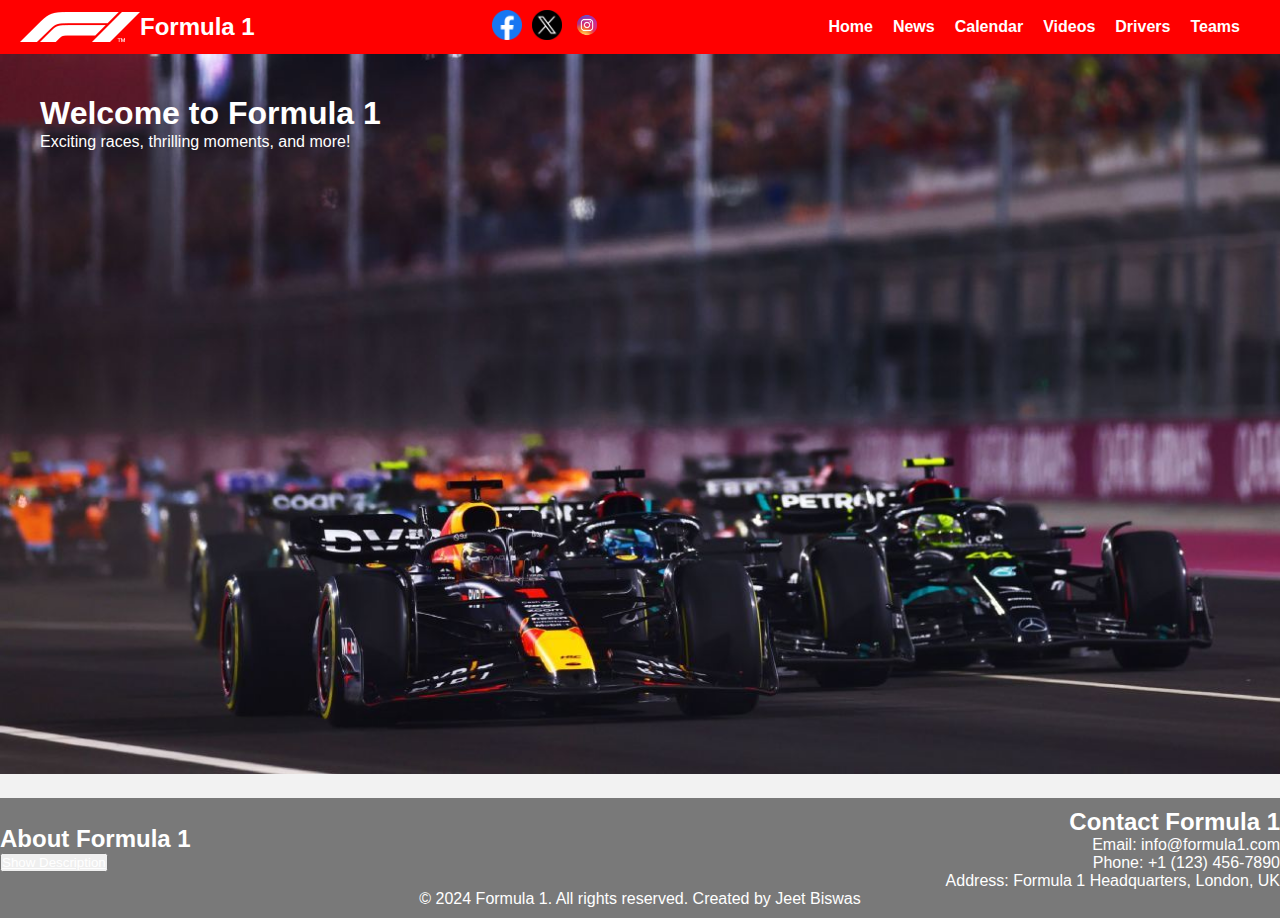
<file: index.html>
<!DOCTYPE html>
<html lang="en">
<head>
    <meta charset="UTF-8">
    <meta name="viewport" content="width=device-width, initial-scale=1.0">
    <title>Formula 1</title>
    <link rel="icon" type="image/png" href="logos\formula-1-logo-5-3.png"> <!-- Add favicon -->
    <style>
        /* Reset default margin and padding */
        * {
            margin: 0;
            padding: 0;
            box-sizing: border-box;
        }

        /* Basic styling */
        body {
            font-family: Arial, sans-serif;
            background-color: #f2f2f2;
            margin: 0; /* Remove margin */
            overflow-x: hidden; /* Hide horizontal scrollbar caused by large image */
        }

        header {
            background-color: #FF0000; /* Red header */
            color: #fff;
            padding: 10px 0;
            position: relative; /* Position header at top of page */
            width: 100%; /* Full width */
            display: flex;
            justify-content: space-between;
            align-items: center;
            padding: 10px 20px;
        }

        .social-icons {
            display: flex;
            align-items: center;
        }

        .social-icons a {
            margin-left: 10px;
        }

        .social-icons img {
            width: 30px; /* Adjust size as needed */
            height: auto;
        }

        .container {
            width: 100%;
            position: relative; /* Ensure relative positioning for child elements */
        }

        .logo {
            font-size: 24px;
            font-weight: bold;
            display: flex;
            align-items: center;
            color: #fff; /* Change font color to white */
        }

        .menu {
            list-style-type: none;
            position: relative; /* Ensure stacking context */
            display: flex;
        }

        .menu li {
            margin-right: 20px;
        }

        .menu li a {
            color: #fff;
            text-decoration: none;
            font-size: 16px;
            font-weight: bold;
            transition: all 0.3s ease;
        }

        .menu li a:hover {
            color: #ccc;
        }

        .container img {
            width: 100%;
            height: auto;
            position: relative; /* Ensure image is in the normal flow */
        }

        .container .text-overlay {
            position: absolute;
            top: 20px;
            left: 20px;
            z-index: 1; /* Ensure text appears above the image */
            color: #fff; /* Change font color to white */
            padding: 20px;
            font-size: inherit; /* Return to original font size */
            line-height: 1.2; /* Adjust line height */
            transition: transform 0.3s ease; /* Add transition for animation */
        }

        .container:hover .text-overlay {
            transform: scale(1.1); /* Increase size on hover */
        }

        footer {
            background-color: rgba(0, 0, 0, 0.5); /* Semi-transparent background */
            color: #fff;
            padding: 10px 0;
            text-align: center;
            position: relative; /* Ensure relative positioning for child elements */
            margin-top: 20px;
        }

        .container-footer {
            display: flex;
            justify-content: space-between;
            align-items: center;
        }

        .about-section,
        .contact-section {
            flex: 1;
        }

        .about-section {
            text-align: left;
        }

        .contact-section {
            text-align: right;
        }

        .description {
            display: none;
        }

        .show-description {
            cursor: pointer;
            color: #fff;
            text-decoration: underline;
        }
    </style>
</head>
<body>
    <header>
        <!-- Logo -->
        <div class="logo">
            <img src="logos\F1_(white).png" alt="Formula 1 Logo">
            Formula 1 
        </div>
        <!-- Social media icons -->
        <div class="social-icons">
            <a href="https://www.facebook.com/Formula1/" target="_blank"><img src="logos\fb.png" alt="Facebook"></a>
            <a href="https://twitter.com/F1?ref_src=twsrc%5Egoogle%7Ctwcamp%5Eserp%7Ctwgr%5Eauthor" target="_blank"><img src="logos\1690643640twitter-x-icon-png.png" alt="Twitter"></a>
            <a href="https://www.instagram.com/f1/" target="_blank"><img src="logos\insta.png" alt="Instagram"></a>
        </div>
        <!-- Navigation bar -->
        <nav>
            <ul class="menu">
                <li><a href="index.html">Home</a></li>
                <li><a href="https://www.formula1.com/en/latest.html">News</a></li>
                <li><a href="2 calender.html">Calendar</a></li>
                <li><a href="https://www.youtube.com/@Formula1">Videos</a></li>
                <li><a href="2 drivers.html">Drivers</a></li>
                <li><a href="2 teams.html">Teams</a></li>
            </ul>
        </nav>
    </header>

    <!-- Main content -->
    <div class="container">
        <img src="i.jpg" alt="Formula 1 Race">
        <div class="text-overlay">
            <h1>Welcome to Formula 1</h1>
            <p>Exciting races, thrilling moments, and more!</p>
        </div>
    </div>

    <!-- Footer -->
    <footer>
        <div class="container">
            <div class="container-footer">
                <div class="about-section">
                    <h2>About Formula 1</h2>
                    <p class="description">Formula 1 is the highest class of international auto racing for single-seater formula racing cars. It is owned by the Formula One Group. The World Championship series has been held since 1950.</p>
                    <button class="show-description" onclick="toggleDescription()">Show Description</button>
                </div>
                <div class="contact-section">
                    <h2>Contact Formula 1</h2>
                    <p>Email: info@formula1.com<br>Phone: +1 (123) 456-7890<br>Address: Formula 1 Headquarters, London, UK</p>
                </div>
            </div>
            <p>&copy; 2024 Formula 1. All rights reserved. Created by Jeet Biswas</p>
        </div>
    </footer>

    <script>
        function toggleDescription() {
            var description = document.querySelector('.description');
            var button = document.querySelector('.show-description');

            if (description.style.display === 'none') {
                description.style.display = 'block';
                button.textContent = 'Hide Description';
            } else {
                description.style.display = 'none';
                button.textContent = 'Show Description';
            }
        }
    </script>
</body>
</html>
</file>
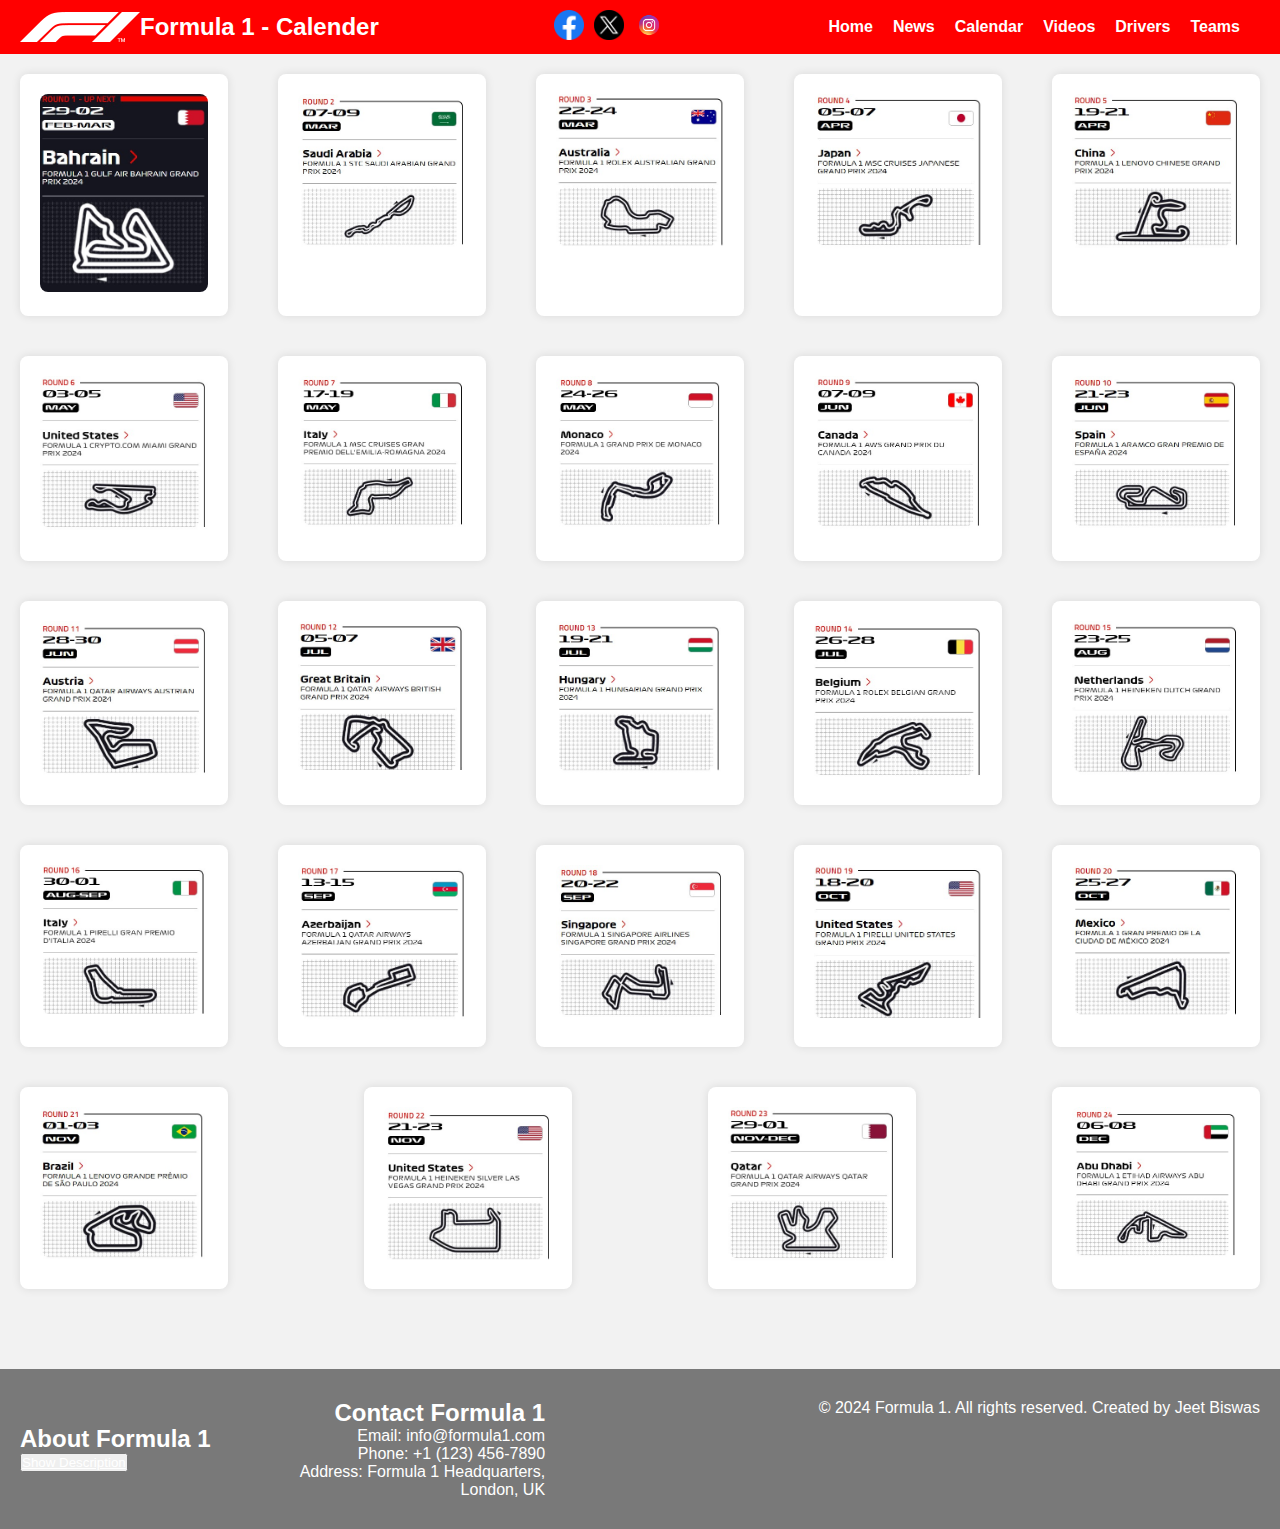
<file: 2 calender.html>
<!DOCTYPE html>
<html lang="en">
<head>
    <meta charset="UTF-8">
    <meta name="viewport" content="width=device-width, initial-scale=1.0">
    <title>Formula 1 - Calender</title>
    <link rel="icon" type="image/png" href="logos\formula-1-logo-5-3.png"> <!-- Add favicon -->
    <style>
        /* Reset default margin and padding */
        * {
            margin: 0;
            padding: 0;
            box-sizing: border-box;
        }

        /* Basic styling */
        body {
            font-family: Arial, sans-serif;
            background-color: #f2f2f2;
            margin: 0; /* Remove margin */
            overflow-x: hidden; /* Hide horizontal scrollbar caused by large image */
        }

        header {
            background-color: #FF0000; /* Red header */
            color: #fff;
            padding: 10px 0;
            position: relative; /* Position header at top of page */
            width: 100%; /* Full width */
            display: flex;
            justify-content: space-between;
            align-items: center;
            padding: 10px 20px;
        }

        .social-icons {
            display: flex;
            align-items: center;
        }

        .social-icons a {
            margin-left: 10px;
        }

        .social-icons img {
            width: 30px; /* Adjust size as needed */
            height: auto;
        }

        .container {
            width: 100%;
            position: relative; /* Ensure relative positioning for child elements */
            padding: 20px; /* Add padding for spacing */
            display: flex;
            flex-wrap: wrap; /* Enable wrapping */
            justify-content: space-between; /* Distribute items evenly */
        }

        .logo {
            font-size: 24px;
            font-weight: bold;
            display: flex;
            align-items: center;
            color: #fff; /* Change font color to white */
        }

        .item {
            width: calc(20% - 40px); /* Calculate width with space for padding */
            margin-bottom: 40px; /* Add margin for spacing between rows */
            background-color: #fff; /* White background */
            border-radius: 8px; /* Rounded corners */
            padding: 20px; /* Padding inside each item */
            box-shadow: 0px 0px 10px rgba(0, 0, 0, 0.1); /* Box shadow for depth */
        }

        .item h2 {
            font-size: 18px; /* Heading font size */
            margin-bottom: 10px; /* Bottom margin for spacing */
        }

        .item img {
            width: 100%; /* Ensure image fills its container */
            height: auto; /* Maintain aspect ratio */
            border-radius: 8px; /* Rounded corners */
        }

        .item p {
            font-size: 14px; /* Paragraph font size */
        }

        footer {
            background-color: rgba(0, 0, 0, 0.5); /* Semi-transparent background */
            color: #fff;
            padding: 10px 0;
            text-align: center;
            position: relative; /* Ensure relative positioning for child elements */
            margin-top: 20px;
        }

          /* Menu styling */
          .menu {
            list-style-type: none;
            display: flex;
            align-items: center;
        }

        .menu li {
            margin-right: 20px;
        }

        .menu li a {
            color: #fff;
            text-decoration: none;
            font-size: 16px;
            font-weight: bold;
            transition: all 0.3s ease;
        }

        .menu li a:hover {
            color: #ccc;
        }

        footer {
            background-color: rgba(0, 0, 0, 0.5); /* Semi-transparent background */
            color: #fff;
            padding: 10px 0;
            text-align: center;
            position: relative; /* Ensure relative positioning for child elements */
            margin-top: 20px;
        }

        .container-footer {
            display: flex;
            justify-content: space-between;
            align-items: center;
        }

        .about-section,
        .contact-section {
            flex: 1;
        }

        .about-section {
            text-align: left;
        }

        .contact-section {
            text-align: right;
        }

        .description {
            display: none;
        }

        .show-description {
            cursor: pointer;
            color: #fff;
            text-decoration: underline;
        }
    </style>
</head>
<body>
    <header>
        <!-- Logo -->
        <div class="logo">
            <img src="logos\F1_(white).png" alt="Formula 1 Logo">
            Formula 1 - Calender
        </div>
        <!-- Social media icons -->
        <div class="social-icons">
            <a href="https://www.facebook.com/Formula1/" target="_blank"><img src="logos\fb.png" alt="Facebook"></a>
            <a href="https://twitter.com/F1?ref_src=twsrc%5Egoogle%7Ctwcamp%5Eserp%7Ctwgr%5Eauthor" target="_blank"><img src="logos\1690643640twitter-x-icon-png.png" alt="Twitter"></a>
            <a href="https://www.instagram.com/f1/" target="_blank"><img src="logos\insta.png" alt="Instagram"></a>
        </div>
        <!-- Navigation bar -->
        <nav>
            <ul class="menu">
                <li><a href="index.html">Home</a></li>
                <li><a href="https://www.formula1.com/en/latest.html">News</a></li>
                <li><a href="2 calender.html">Calendar</a></li>
                <li><a href="https://www.youtube.com/@Formula1">Videos</a></li>
                <li><a href="2 drivers.html">Drivers</a></li>
                <li><a href="2 teams.html">Teams</a></li>
            </ul>
        </nav>
    </header>

    <!-- Main content -->
    <div class="container">
        <!-- Repeat this item for each team -->
        <div class="item">
            <img src="calender\1.jpg" alt="Bahrain GP">
        </div>
        <!-- End of item -->
        
        <div class="item">
            <img src="calender/2.jpg" alt="Saudi Aabia GP">
        </div>
        <!-- End of item -->
        
        <div class="item">
            <img src="calender/3.jpg" alt="Australia GP">
        </div>
        <!-- End of item -->
       
        <div class="item">
            <img src="calender/4.jpg" alt="Japan GP">
        </div>
        <!-- End of item -->
       
        <div class="item">
            <img src="calender/5.jpg" alt="China GP">
        </div>
        <!-- End of item -->
       
        <div class="item">
            <img src="calender/6.jpg" alt="USA Miami GP">
        </div>
        <!-- End of item -->
       
        <div class="item">
            <img src="calender/7.jpg" alt="Italy GP">
        </div>
        <!-- End of item -->
        
        <div class="item">
            <img src="calender/8.jpg" alt="Monaco GP">
        </div>
        <!-- End of item -->
        
        <div class="item">
            <img src="calender/9.jpg" alt="Canada GP">
        </div>
        <!-- End of item -->
       
        <div class="item">
            <img src="calender/10.jpg" alt="Spain GP">
        </div>
        <!-- End of item -->
      
        <div class="item">
            <img src="calender/11.jpg" alt="Austria GP">
        </div>
        <!-- End of item -->
       
        <div class="item">
            <img src="calender/12.jpg" alt="Great Britain GP">
        </div>
        <!-- End of item -->
       
        <div class="item">
            <img src="calender/13.jpg" alt="Hungary GP">
        </div>
        <!-- End of item -->
       
        <div class="item">
            <img src="calender/14.jpg" alt="Belgium GP">
        </div>
        <!-- End of item -->
     
        <div class="item">
            <img src="calender/15.jpg" alt="Netherlands GP">
        </div>
        <!-- End of item -->
      
        <div class="item">
            <img src="calender/16.jpg" alt="Italy GP">
        </div>
        <!-- End of item -->
       
        <div class="item">
            <img src="calender/17.jpg" alt="Azerbaijan GP">
        </div>
        <!-- End of item -->
        
        <div class="item">
            <img src="calender/18.jpg" alt="Singapore GP">
        </div>
        <!-- End of item -->
        
        <div class="item">
            <img src="calender/19.jpg" alt="USA GP">
        </div>
        <!-- End of item -->
        
        <div class="item">
            <img src="calender/20.jpg" alt="Mexico GP">
        </div>
        <!-- End of item -->

        <div class="item">
            <img src="calender/21.jpg" alt="Brazil GP">
        </div>

        <div class="item">
            <img src="calender/22.jpg" alt="USA Las Vegas GP">
        </div>

        <div class="item">
            <img src="calender/23.jpg" alt="Qatar GP">
        </div>

        <div class="item">
            <img src="calender/24.jpg" alt="Abu Dhabi GP">
        </div>
    </div>

    <!-- Footer -->
    <footer>
        <div class="container">
            <div class="container-footer">
                <div class="about-section">
                    <h2>About Formula 1</h2>
                    <p class="description">Formula 1 is the highest class of international auto racing for single-seater formula racing cars. It is owned by the Formula One Group. The World Championship series has been held since 1950.</p>
                    <button class="show-description" onclick="toggleDescription()">Show Description</button>
                </div>
                <div class="contact-section">
                    <h2>Contact Formula 1</h2>
                    <p>Email: info@formula1.com<br>Phone: +1 (123) 456-7890<br>Address: Formula 1 Headquarters, London, UK</p>
                </div>
            </div>
            <p>&copy; 2024 Formula 1. All rights reserved. Created by Jeet Biswas</p>
        </div>
    </footer>

    <script>
        function toggleDescription() {
            var description = document.querySelector('.description');
            var button = document.querySelector('.show-description');

            if (description.style.display === 'none') {
                description.style.display = 'block';
                button.textContent = 'Hide Description';
            } else {
                description.style.display = 'none';
                button.textContent = 'Show Description';
            }
        }
    </script>
</body>
</html>
</file>
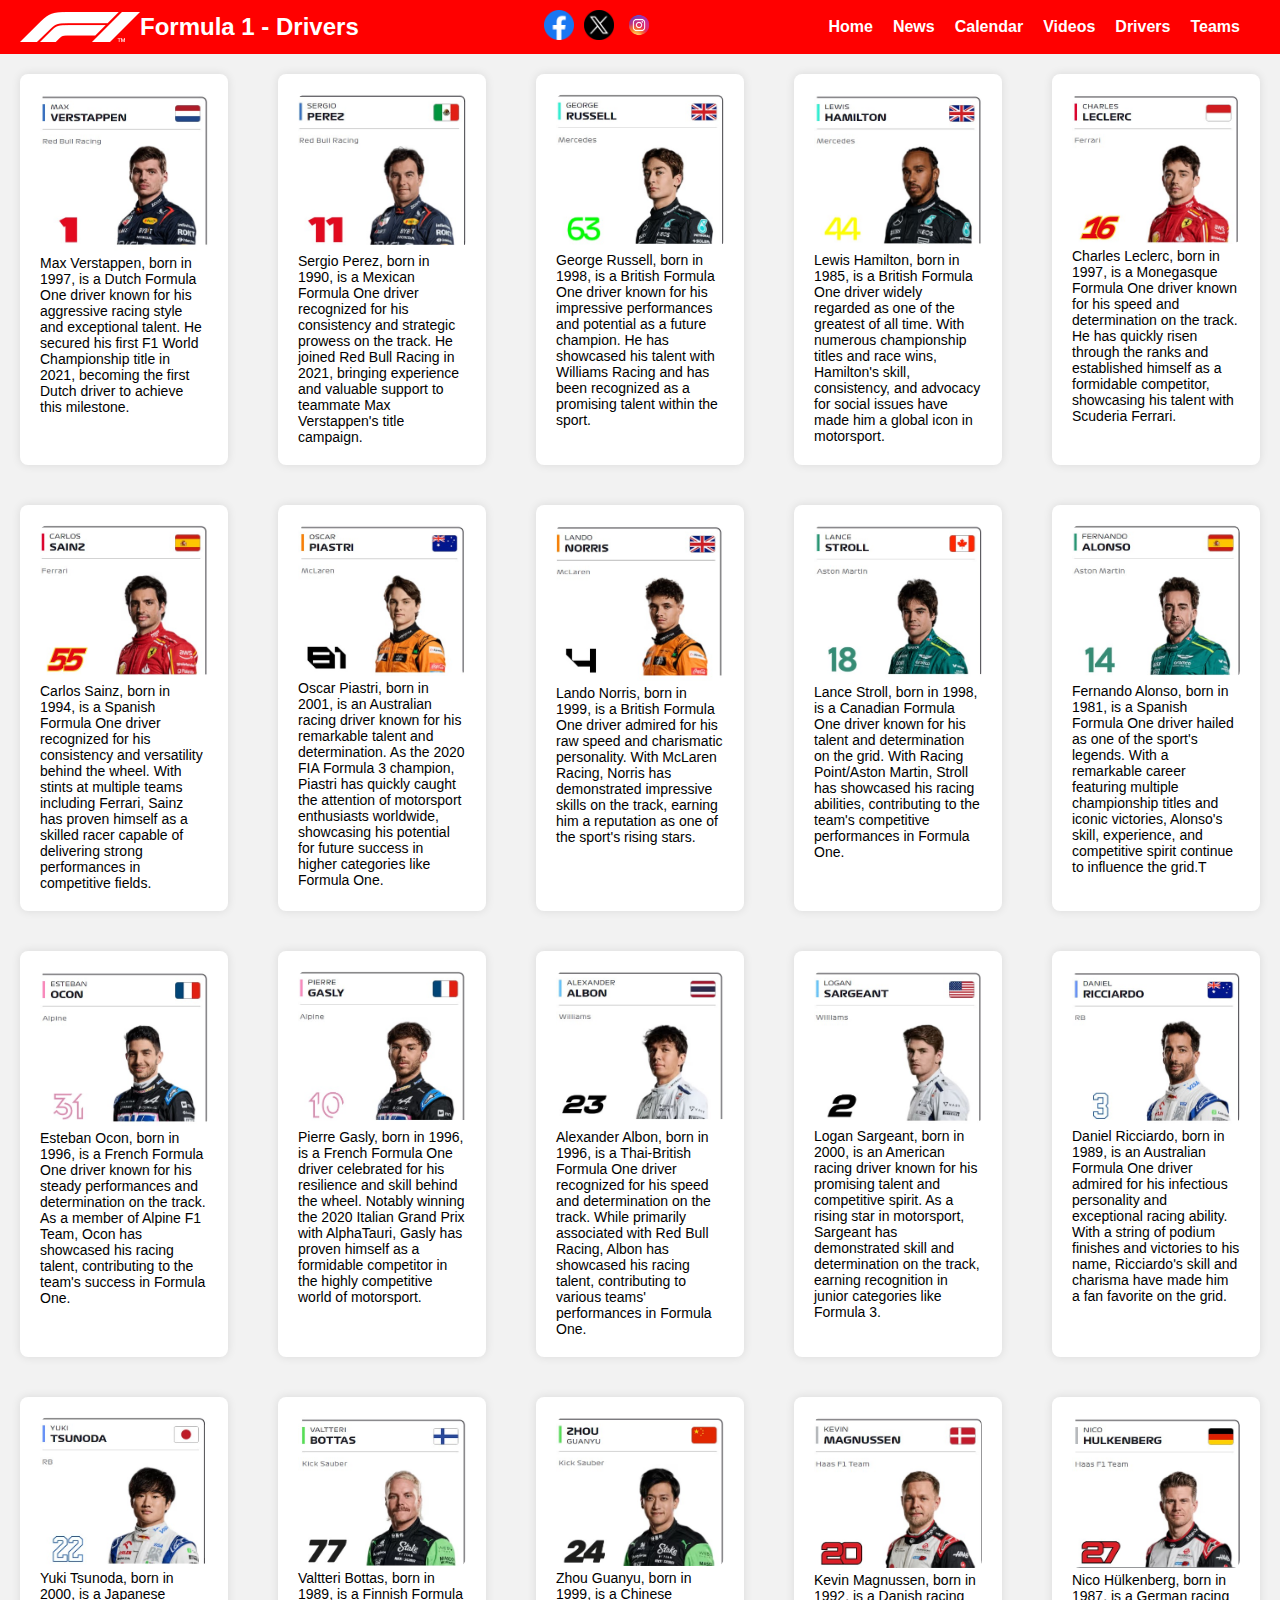
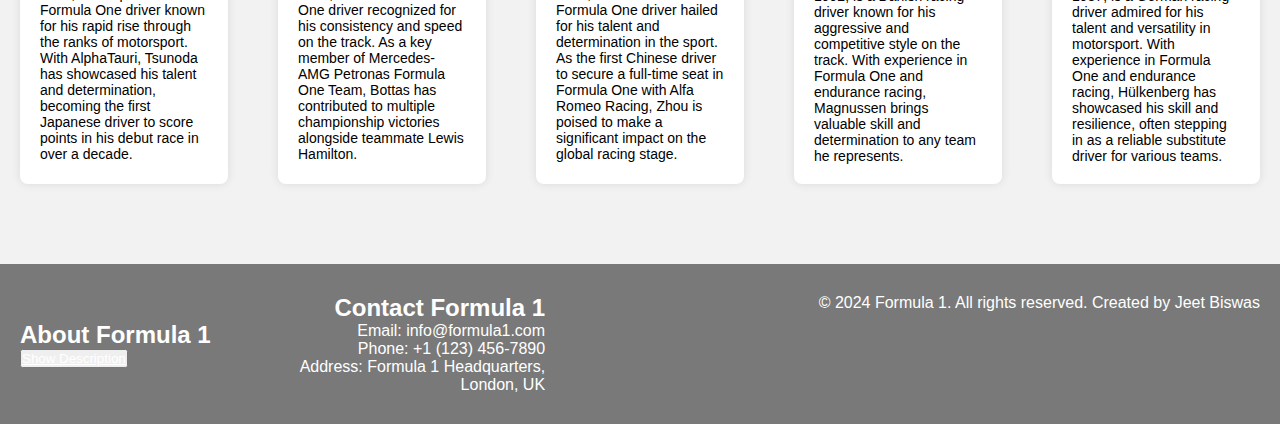
<file: 2 drivers.html>
<!DOCTYPE html>
<html lang="en">
<head>
    <meta charset="UTF-8">
    <meta name="viewport" content="width=device-width, initial-scale=1.0">
    <title>Formula 1 - Drivers</title>
    <link rel="icon" type="image/png" href="logos\formula-1-logo-5-3.png"> <!-- Add favicon -->
    <style>
        /* Reset default margin and padding */
        * {
            margin: 0;
            padding: 0;
            box-sizing: border-box;
        }

        /* Basic styling */
        body {
            font-family: Arial, sans-serif;
            background-color: #f2f2f2;
            margin: 0; /* Remove margin */
            overflow-x: hidden; /* Hide horizontal scrollbar caused by large image */
        }

        header {
            background-color: #FF0000; /* Red header */
            color: #fff;
            padding: 10px 0;
            position: relative; /* Position header at top of page */
            width: 100%; /* Full width */
            display: flex;
            justify-content: space-between;
            align-items: center;
            padding: 10px 20px;
        }

        .social-icons {
            display: flex;
            align-items: center;
        }

        .social-icons a {
            margin-left: 10px;
        }

        .social-icons img {
            width: 30px; /* Adjust size as needed */
            height: auto;
        }

        .container {
            width: 100%;
            position: relative; /* Ensure relative positioning for child elements */
            padding: 20px; /* Add padding for spacing */
            display: flex;
            flex-wrap: wrap; /* Enable wrapping */
            justify-content: space-between; /* Distribute items evenly */
        }

        .logo {
            font-size: 24px;
            font-weight: bold;
            display: flex;
            align-items: center;
            color: #fff; /* Change font color to white */
        }

        .item {
            width: calc(20% - 40px); /* Calculate width with space for padding */
            margin-bottom: 40px; /* Add margin for spacing between rows */
            background-color: #fff; /* White background */
            border-radius: 8px; /* Rounded corners */
            padding: 20px; /* Padding inside each item */
            box-shadow: 0px 0px 10px rgba(0, 0, 0, 0.1); /* Box shadow for depth */
        }

        .item h2 {
            font-size: 18px; /* Heading font size */
            margin-bottom: 10px; /* Bottom margin for spacing */
        }

        .item img {
            width: 100%; /* Ensure image fills its container */
            height: auto; /* Maintain aspect ratio */
            border-radius: 8px; /* Rounded corners */
        }

        .item p {
            font-size: 14px; /* Paragraph font size */
        }

        footer {
            background-color: rgba(0, 0, 0, 0.5); /* Semi-transparent background */
            color: #fff;
            padding: 10px 0;
            text-align: center;
            position: relative; /* Ensure relative positioning for child elements */
            margin-top: 20px;
        }

          /* Menu styling */
          .menu {
            list-style-type: none;
            display: flex;
            align-items: center;
        }

        .menu li {
            margin-right: 20px;
        }

        .menu li a {
            color: #fff;
            text-decoration: none;
            font-size: 16px;
            font-weight: bold;
            transition: all 0.3s ease;
        }

        .menu li a:hover {
            color: #ccc;
        }

        footer {
            background-color: rgba(0, 0, 0, 0.5); /* Semi-transparent background */
            color: #fff;
            padding: 10px 0;
            text-align: center;
            position: relative; /* Ensure relative positioning for child elements */
            margin-top: 20px;
        }

        .container-footer {
            display: flex;
            justify-content: space-between;
            align-items: center;
        }

        .about-section,
        .contact-section {
            flex: 1;
        }

        .about-section {
            text-align: left;
        }

        .contact-section {
            text-align: right;
        }

        .description {
            display: none;
        }

        .show-description {
            cursor: pointer;
            color: #fff;
            text-decoration: underline;
        }
    </style>
</head>
<body>
    <header>
         <!-- Logo -->
         <div class="logo">
            <img src="logos\F1_(white).png" alt="Formula 1 Logo">
            Formula 1 - Drivers
        </div>
        <!-- Social media icons -->
        <div class="social-icons">
            <a href="https://www.facebook.com/Formula1/" target="_blank"><img src="logos\fb.png" alt="Facebook"></a>
            <a href="https://twitter.com/F1?ref_src=twsrc%5Egoogle%7Ctwcamp%5Eserp%7Ctwgr%5Eauthor" target="_blank"><img src="logos\1690643640twitter-x-icon-png.png" alt="Twitter"></a>
            <a href="https://www.instagram.com/f1/" target="_blank"><img src="logos\insta.png" alt="Instagram"></a>
        </div>
        <!-- Navigation bar -->
        <nav>
            <ul class="menu">
                <li><a href="index.html">Home</a></li>
                <li><a href="https://www.formula1.com/en/latest.html">News</a></li>
                <li><a href="2 calender.html">Calendar</a></li>
                <li><a href="https://www.youtube.com/@Formula1">Videos</a></li>
                <li><a href="2 drivers.html">Drivers</a></li>
                <li><a href="2 teams.html">Teams</a></li>
            </ul>
        </nav>
    </header>

    <!-- Main content -->
    <div class="container">
        <!-- Repeat this item for each team -->
        <div class="item">
            <img src="drivers\verstappen.jpg" alt="Max Verstappen">
            <p>Max Verstappen, born in 1997, is a Dutch Formula One driver known for his aggressive racing style and exceptional talent. He secured his first F1 World Championship title in 2021, becoming the first Dutch driver to achieve this milestone.</p>
        </div>
        <!-- End of item -->
        
        <div class="item">
            <img src="drivers\perez.jpg" alt="Sergio Perez">
            <p>Sergio Perez, born in 1990, is a Mexican Formula One driver recognized for his consistency and strategic prowess on the track. He joined Red Bull Racing in 2021, bringing experience and valuable support to teammate Max Verstappen's title campaign.</p>
        </div>
        <!-- End of item -->
        
        <div class="item">
            <img src="drivers\russel.jpg" alt="George Russel">
            <p>George Russell, born in 1998, is a British Formula One driver known for his impressive performances and potential as a future champion. He has showcased his talent with Williams Racing and has been recognized as a promising talent within the sport.</p>
        </div>
        <!-- End of item -->
       
        <div class="item">
            <img src="drivers\hamilton.jpg" alt="Lewis Hamilton">
            <p>Lewis Hamilton, born in 1985, is a British Formula One driver widely regarded as one of the greatest of all time. With numerous championship titles and race wins, Hamilton's skill, consistency, and advocacy for social issues have made him a global icon in motorsport.</p>
        </div>
        <!-- End of item -->
       
        <div class="item">
            <img src="drivers\leclerc.jpg" alt="Charles Leclerc">
            <p>Charles Leclerc, born in 1997, is a Monegasque Formula One driver known for his speed and determination on the track. He has quickly risen through the ranks and established himself as a formidable competitor, showcasing his talent with Scuderia Ferrari.</p>
        </div>
        <!-- End of item -->
       
        <div class="item">
            <img src="drivers\sainz.jpg" alt="Carlos Sainz">
            <p>Carlos Sainz, born in 1994, is a Spanish Formula One driver recognized for his consistency and versatility behind the wheel. With stints at multiple teams including Ferrari, Sainz has proven himself as a skilled racer capable of delivering strong performances in competitive fields.</p>
        </div>
        <!-- End of item -->
       
        <div class="item">
            <img src="drivers\piastri.jpg" alt="Oscar Piastri">
            <p>Oscar Piastri, born in 2001, is an Australian racing driver known for his remarkable talent and determination. As the 2020 FIA Formula 3 champion, Piastri has quickly caught the attention of motorsport enthusiasts worldwide, showcasing his potential for future success in higher categories like Formula One.</p>
        </div>
        <!-- End of item -->
        
        <div class="item">
            <img src="drivers\norris.jpg" alt="Lando Norris">
            <p>Lando Norris, born in 1999, is a British Formula One driver admired for his raw speed and charismatic personality. With McLaren Racing, Norris has demonstrated impressive skills on the track, earning him a reputation as one of the sport's rising stars.</p>
        </div>
        <!-- End of item -->
        
        <div class="item">
            <img src="drivers\stroll.jpg" alt="Lance stroll">
            <p>Lance Stroll, born in 1998, is a Canadian Formula One driver known for his talent and determination on the grid. With Racing Point/Aston Martin, Stroll has showcased his racing abilities, contributing to the team's competitive performances in Formula One.</p>
        </div>
        <!-- End of item -->
       
        <div class="item">
            <img src="drivers\alonso.jpg" alt="Fernando Alonso">
            <p>Fernando Alonso, born in 1981, is a Spanish Formula One driver hailed as one of the sport's legends. With a remarkable career featuring multiple championship titles and iconic victories, Alonso's skill, experience, and competitive spirit continue to influence the grid.T</p>
        </div>
        <!-- End of item -->
      
        <div class="item">
            <img src="drivers\ocon.jpg" alt="Esteban Ocon">
            <p>
                Esteban Ocon, born in 1996, is a French Formula One driver known for his steady performances and determination on the track. As a member of Alpine F1 Team, Ocon has showcased his racing talent, contributing to the team's success in Formula One.</p>
        </div>
        <!-- End of item -->
       
        <div class="item">
            <img src="drivers\gasly.jpg" alt="Pierre Gasly">
            <p>
                Pierre Gasly, born in 1996, is a French Formula One driver celebrated for his resilience and skill behind the wheel. Notably winning the 2020 Italian Grand Prix with AlphaTauri, Gasly has proven himself as a formidable competitor in the highly competitive world of motorsport.</p>
        </div>
        <!-- End of item -->
       
        <div class="item">
            <img src="drivers\albon.jpg" alt="Alexander Albon">
            <p>
                Alexander Albon, born in 1996, is a Thai-British Formula One driver recognized for his speed and determination on the track. While primarily associated with Red Bull Racing, Albon has showcased his racing talent, contributing to various teams' performances in Formula One.</p>
        </div>
        <!-- End of item -->
       
        <div class="item">
            <img src="drivers\sargaent.jpg" alt="Logan sargeant">
            <p>
                Logan Sargeant, born in 2000, is an American racing driver known for his promising talent and competitive spirit. As a rising star in motorsport, Sargeant has demonstrated skill and determination on the track, earning recognition in junior categories like Formula 3.</p>
        </div>
        <!-- End of item -->
     
        <div class="item">
            <img src="drivers\ricciardo.jpg" alt="Daniel Ricciardo">
            <p>
                Daniel Ricciardo, born in 1989, is an Australian Formula One driver admired for his infectious personality and exceptional racing ability. With a string of podium finishes and victories to his name, Ricciardo's skill and charisma have made him a fan favorite on the grid.</p>
        </div>
        <!-- End of item -->
      
        <div class="item">
            <img src="drivers\tsunoda.jpg" alt="Yuki Tsunoda">
            <p>Yuki Tsunoda, born in 2000, is a Japanese Formula One driver known for his rapid rise through the ranks of motorsport. With AlphaTauri, Tsunoda has showcased his talent and determination, becoming the first Japanese driver to score points in his debut race in over a decade.</p>
        </div>
        <!-- End of item -->
       
        <div class="item">
            <img src="drivers\bottas.jpg" alt="Valetteri Bottas">
            <p>Valtteri Bottas, born in 1989, is a Finnish Formula One driver recognized for his consistency and speed on the track. As a key member of Mercedes-AMG Petronas Formula One Team, Bottas has contributed to multiple championship victories alongside teammate Lewis Hamilton.</p>
        </div>
        <!-- End of item -->
        
        <div class="item">
            <img src="drivers\guanyu.jpg" alt="Zhou Guanyu">
            <p>Zhou Guanyu, born in 1999, is a Chinese Formula One driver hailed for his talent and determination in the sport. As the first Chinese driver to secure a full-time seat in Formula One with Alfa Romeo Racing, Zhou is poised to make a significant impact on the global racing stage.</p>
        </div>
        <!-- End of item -->
        
        <div class="item">
            <img src="drivers\magnussen.jpg" alt="Kevin Magnussen">
            <p>Kevin Magnussen, born in 1992, is a Danish racing driver known for his aggressive and competitive style on the track. With experience in Formula One and endurance racing, Magnussen brings valuable skill and determination to any team he represents.</p>
        </div>
        <!-- End of item -->
        
        <div class="item">
            <img src="drivers\hulkenberg.jpg" alt="Nico Hülkenberg">
            <p>Nico Hülkenberg, born in 1987, is a German racing driver admired for his talent and versatility in motorsport. With experience in Formula One and endurance racing, Hülkenberg has showcased his skill and resilience, often stepping in as a reliable substitute driver for various teams.</p>
        </div>
        <!-- End of item -->
    </div>

    <!-- Footer -->
    <footer>
        <div class="container">
            <div class="container-footer">
                <div class="about-section">
                    <h2>About Formula 1</h2>
                    <p class="description">Formula 1 is the highest class of international auto racing for single-seater formula racing cars. It is owned by the Formula One Group. The World Championship series has been held since 1950.</p>
                    <button class="show-description" onclick="toggleDescription()">Show Description</button>
                </div>
                <div class="contact-section">
                    <h2>Contact Formula 1</h2>
                    <p>Email: info@formula1.com<br>Phone: +1 (123) 456-7890<br>Address: Formula 1 Headquarters, London, UK</p>
                </div>
            </div>
            <p>&copy; 2024 Formula 1. All rights reserved. Created by Jeet Biswas</p>
        </div>
    </footer>

    <script>
        function toggleDescription() {
            var description = document.querySelector('.description');
            var button = document.querySelector('.show-description');

            if (description.style.display === 'none') {
                description.style.display = 'block';
                button.textContent = 'Hide Description';
            } else {
                description.style.display = 'none';
                button.textContent = 'Show Description';
            }
        }
    </script>
</body>
</html>
</file>
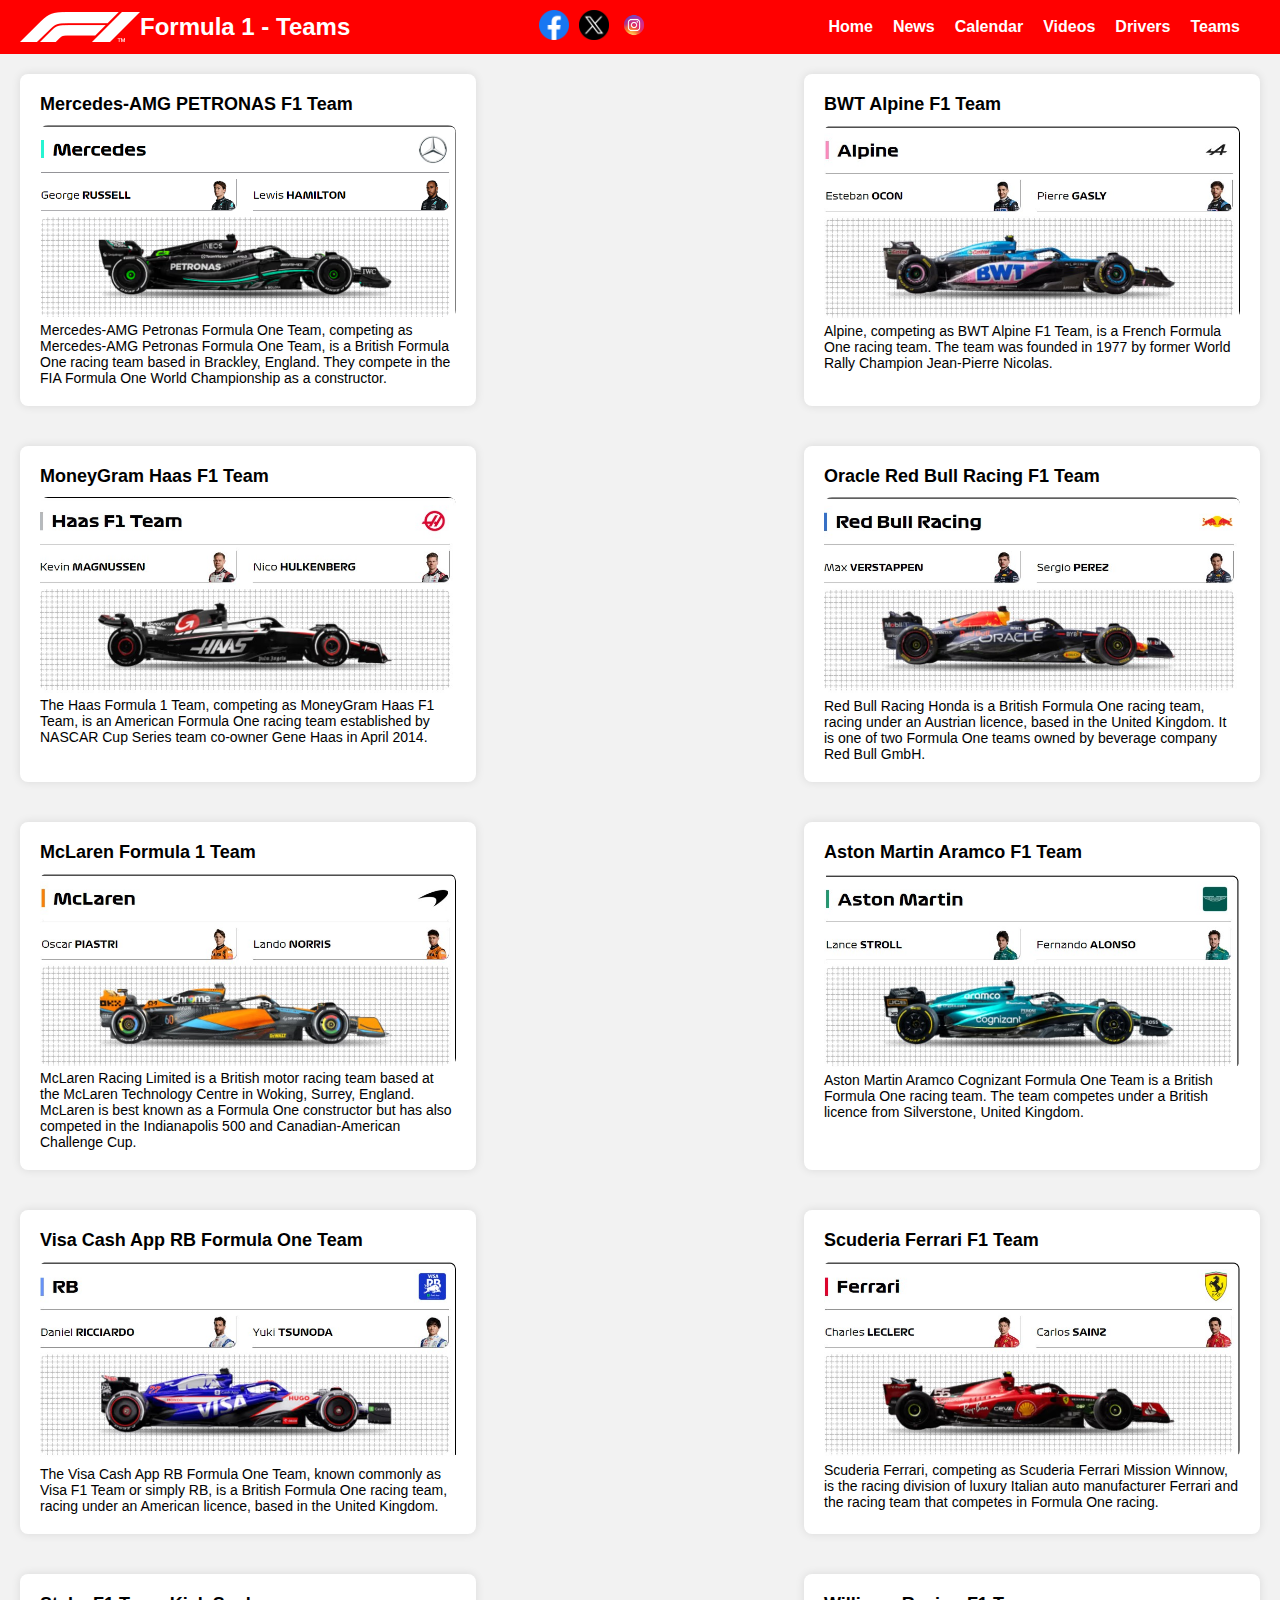
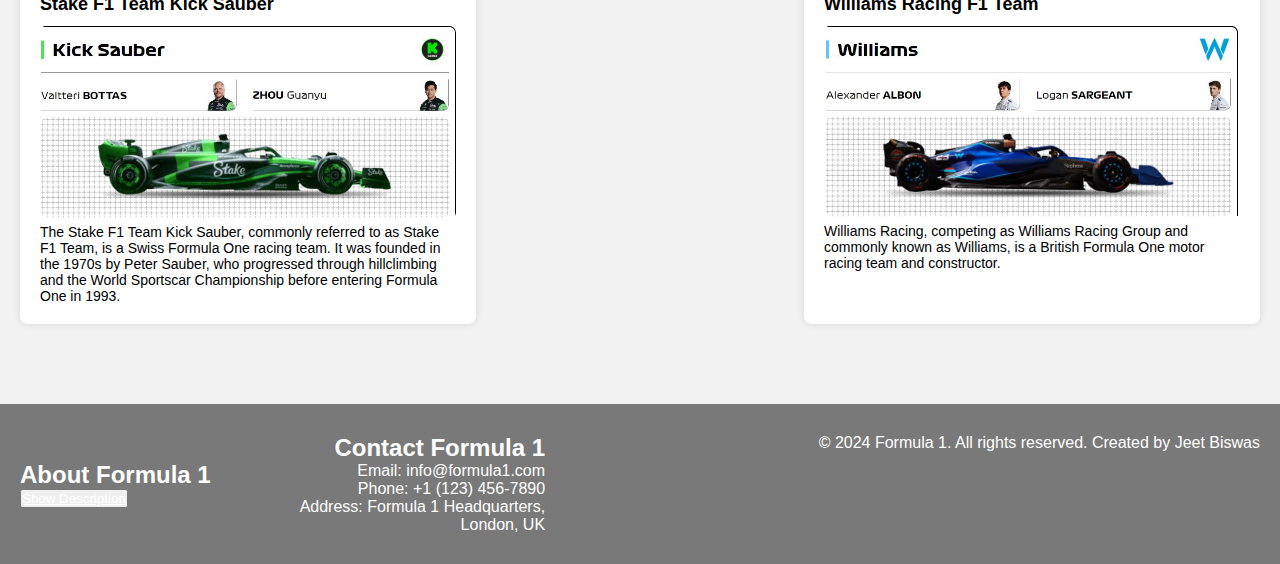
<file: 2 teams.html>
<!DOCTYPE html>
<html lang="en">
<head>
    <meta charset="UTF-8">
    <meta name="viewport" content="width=device-width, initial-scale=1.0">
    <title>Formula 1 - Teams</title>
    <link rel="icon" type="image/png" href="logos\formula-1-logo-5-3.png"> <!-- Add favicon -->
    <style>
        /* Reset default margin and padding */
        * {
            margin: 0;
            padding: 0;
            box-sizing: border-box;
        }

        /* Basic styling */
        body {
            font-family: Arial, sans-serif;
            background-color: #f2f2f2;
            margin: 0; /* Remove margin */
            overflow-x: hidden; /* Hide horizontal scrollbar caused by large image */
        }

        header {
            background-color: #FF0000; /* Red header */
            color: #fff;
            padding: 10px 0;
            position: relative; /* Position header at top of page */
            width: 100%; /* Full width */
            display: flex;
            justify-content: space-between;
            align-items: center;
            padding: 10px 20px;
        }

        .social-icons {
            display: flex;
            align-items: center;
        }

        .social-icons a {
            margin-left: 10px;
        }

        .social-icons img {
            width: 30px; /* Adjust size as needed */
            height: auto;
        }

        .container {
            width: 100%;
            position: relative; /* Ensure relative positioning for child elements */
            display: flex;
            flex-wrap: wrap; /* Enable wrapping */
            justify-content: space-between; /* Distribute items evenly */
            padding: 20px; /* Add padding for spacing */
        }

        .logo {
            font-size: 24px;
            font-weight: bold;
            display: flex;
            align-items: center;
            color: #fff; /* Change font color to white */
        }

        .item {
            width: calc(40% - 40px); /* Calculate width with space for padding */
            margin-bottom: 40px; /* Add margin for spacing between rows */
            background-color: #fff; /* White background */
            border-radius: 8px; /* Rounded corners */
            padding: 20px; /* Padding inside each item */
            box-shadow: 0px 0px 10px rgba(0, 0, 0, 0.1); /* Box shadow for depth */
        }

        .item h2 {
            font-size: 18px; /* Heading font size */
            margin-bottom: 10px; /* Bottom margin for spacing */
        }

        .item img {
            width: 100%; /* Ensure image fills its container */
            height: auto; /* Maintain aspect ratio */
            border-radius: 8px; /* Rounded corners */
        }

        .item p {
            font-size: 14px; /* Paragraph font size */
        }

        footer {
            background-color: rgba(0, 0, 0, 0.5); /* Semi-transparent background */
            color: #fff;
            padding: 10px 0;
            text-align: center;
            position: relative; /* Ensure relative positioning for child elements */
            margin-top: 20px;
        }

        /* Menu styling */
        .menu {
            list-style-type: none;
            display: flex;
            align-items: center;
        }

        .menu li {
            margin-right: 20px;
        }

        .menu li a {
            color: #fff;
            text-decoration: none;
            font-size: 16px;
            font-weight: bold;
            transition: all 0.3s ease;
        }

        .menu li a:hover {
            color: #ccc;
        }

        footer {
            background-color: rgba(0, 0, 0, 0.5); /* Semi-transparent background */
            color: #fff;
            padding: 10px 0;
            text-align: center;
            position: relative; /* Ensure relative positioning for child elements */
            margin-top: 20px;
        }

        .container-footer {
            display: flex;
            justify-content: space-between;
            align-items: center;
        }

        .about-section,
        .contact-section {
            flex: 1;
        }

        .about-section {
            text-align: left;
        }

        .contact-section {
            text-align: right;
        }

        .description {
            display: none;
        }

        .show-description {
            cursor: pointer;
            color: #fff;
            text-decoration: underline;
        }
    </style>
</head>
<body>
    <header>
         <!-- Logo -->
                <div class="logo">
                 <img src="logos\F1_(white).png" alt="Formula 1 Logo">
                     Formula 1 - Teams
               </div>
          <!-- Social media icons -->
                <div class="social-icons">
                    <a href="https://www.facebook.com/Formula1/" target="_blank"><img src="logos\fb.png" alt="Facebook"></a>
                    <a href="https://twitter.com/F1?ref_src=twsrc%5Egoogle%7Ctwcamp%5Eserp%7Ctwgr%5Eauthor" target="_blank"><img src="logos\1690643640twitter-x-icon-png.png" alt="Twitter"></a>
                    <a href="https://www.instagram.com/f1/" target="_blank"><img src="logos\insta.png" alt="Instagram"></a>
    </div>
        <nav>
            <!-- Navigation bar -->
              <ul class="menu">
                <li><a href="index.html">Home</a></li>
                <li><a href="https://www.formula1.com/en/latest.html">News</a></li>
                <li><a href="2 calender.html">Calendar</a></li>
                <li><a href="https://www.youtube.com/@Formula1">Videos</a></li>
                <li><a href="2 drivers.html">Drivers</a></li>
                <li><a href="2 teams.html">Teams</a></li>
            </ul>
        </nav>
    </header>

    <!-- Main content -->
    <div class="container">
        <div class="item">
            <h2>Mercedes-AMG PETRONAS F1 Team</h2>
            <img src="teams\mercedes.png" alt="Mercedes F1 Team">
            <p>Mercedes-AMG Petronas Formula One Team, competing as Mercedes-AMG Petronas Formula One Team, is a British Formula One racing team based in Brackley, England. They compete in the FIA Formula One World Championship as a constructor.</p>
        </div>

        <div class="item">
            <h2>BWT Alpine F1 Team</h2>
            <img src="teams\alpine.jpg" alt="Alpine F1 Team">
            <p>Alpine, competing as BWT Alpine F1 Team, is a French Formula One racing team. The team was founded in 1977 by former World Rally Champion Jean-Pierre Nicolas. </p>
        </div>

        <div class="item">
            <h2>MoneyGram Haas F1 Team</h2>
            <img src="teams\haas.jpg" alt="Haas F1 Team">
            <p>The Haas Formula 1 Team, competing as MoneyGram Haas F1 Team, is an American Formula One racing team established by NASCAR Cup Series team co-owner Gene Haas in April 2014. </p>
        </div>

        <div class="item">
            <h2>Oracle Red Bull Racing F1 Team</h2>
            <img src="teams\red bull.jpg" alt="Red Bull Racing F1 Team">
            <p>Red Bull Racing Honda is a British Formula One racing team, racing under an Austrian licence, based in the United Kingdom. It is one of two Formula One teams owned by beverage company Red Bull GmbH.</p>
        </div>

        <div class="item">
            <h2>McLaren Formula 1 Team</h2>
            <img src="teams\mclaren.jpg" alt="McLaren F1 Team">
            <p>McLaren Racing Limited is a British motor racing team based at the McLaren Technology Centre in Woking, Surrey, England. McLaren is best known as a Formula One constructor but has also competed in the Indianapolis 500 and Canadian-American Challenge Cup. </p>
        </div>

        <div class="item">
            <h2>Aston Martin Aramco F1 Team</h2>
            <img src="teams\aston martin.jpg" alt="Aston Martin F1 Team">
            <p>Aston Martin Aramco Cognizant Formula One Team is a British Formula One racing team. The team competes under a British licence from Silverstone, United Kingdom.</p>
        </div>

        <div class="item">
            <h2>Visa Cash App RB Formula One Team</h2>
            <img src="teams\visa rb.jpg" alt="Visa F1 Team">
            <p>The Visa Cash App RB Formula One Team, known commonly as Visa F1 Team or simply RB, is a British Formula One racing team, racing under an American licence, based in the United Kingdom. </p>
        </div>

        <div class="item">
            <h2>Scuderia Ferrari F1 Team</h2>
            <img src="teams\ferrari.jpg" alt="Ferrari F1 Team">
            <p>Scuderia Ferrari, competing as Scuderia Ferrari Mission Winnow, is the racing division of luxury Italian auto manufacturer Ferrari and the racing team that competes in Formula One racing.</p>
        </div>

        <div class="item">
            <h2>Stake F1 Team Kick Sauber</h2>
            <img src="teams\kick.jpg" alt="Stake F1 Team">
            <p>The Stake F1 Team Kick Sauber, commonly referred to as Stake F1 Team, is a Swiss Formula One racing team. It was founded in the 1970s by Peter Sauber, who progressed through hillclimbing and the World Sportscar Championship before entering Formula One in 1993.</p>
        </div>

        <div class="item">
            <h2>Williams Racing F1 Team</h2>
            <img src="teams\williams.jpg" alt="Williams F1 Team">
            <p>Williams Racing, competing as Williams Racing Group and commonly known as Williams, is a British Formula One motor racing team and constructor.</p>
        </div>
    </div>

    <!-- Footer -->
    <footer>
        <div class="container">
            <div class="container-footer">
                <div class="about-section">
                    <h2>About Formula 1</h2>
                    <p class="description">Formula 1 is the highest class of international auto racing for single-seater formula racing cars. It is owned by the Formula One Group. The World Championship series has been held since 1950.</p>
                    <button class="show-description" onclick="toggleDescription()">Show Description</button>
                </div>
                <div class="contact-section">
                    <h2>Contact Formula 1</h2>
                    <p>Email: info@formula1.com<br>Phone: +1 (123) 456-7890<br>Address: Formula 1 Headquarters, London, UK</p>
                </div>
            </div>
            <p>&copy; 2024 Formula 1. All rights reserved. Created by Jeet Biswas</p>
        </div>
    </footer>

    <script>
        function toggleDescription() {
            var description = document.querySelector('.description');
            var button = document.querySelector('.show-description');

            if (description.style.display === 'none') {
                description.style.display = 'block';
                button.textContent = 'Hide Description';
            } else {
                description.style.display = 'none';
                button.textContent = 'Show Description';
            }
        }
    </script>
</body>
</html>
</file>
